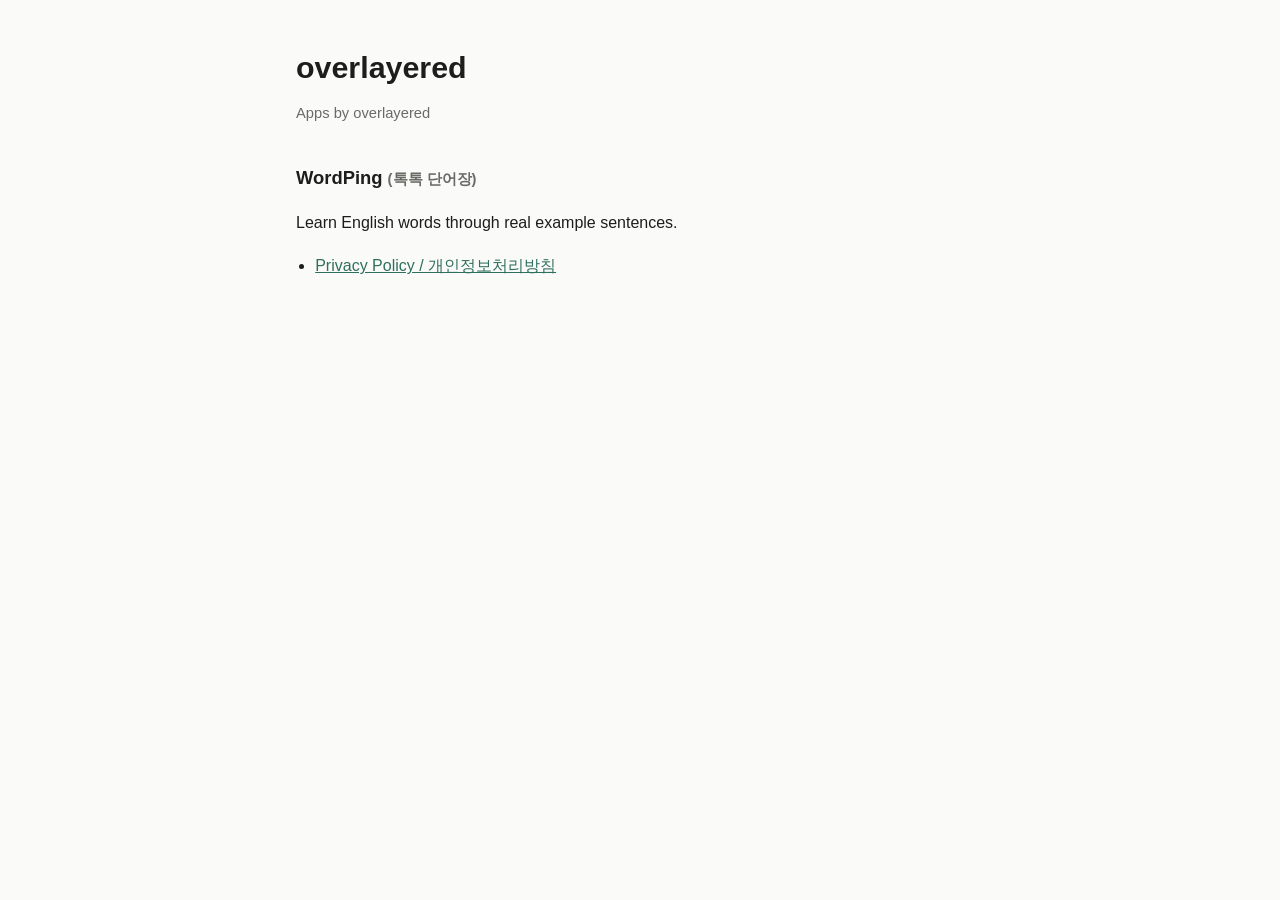
<file: index.html>
<!doctype html>
<html lang="en">
<head>
<meta charset="utf-8">
<meta name="viewport" content="width=device-width,initial-scale=1">
<title>overlayered</title>
<link rel="stylesheet" href="/style.css">
</head>
<body>
<main>
<h1>overlayered</h1>
<p class="sub">Apps by overlayered</p>
<h2>WordPing <span class="sub">(톡톡 단어장)</span></h2>
<p>Learn English words through real example sentences.</p>
<ul>
<li><a href="/vocabexamples/privacy/">Privacy Policy / 개인정보처리방침</a></li>
</ul>
</main>
</body>
</html>
</file>
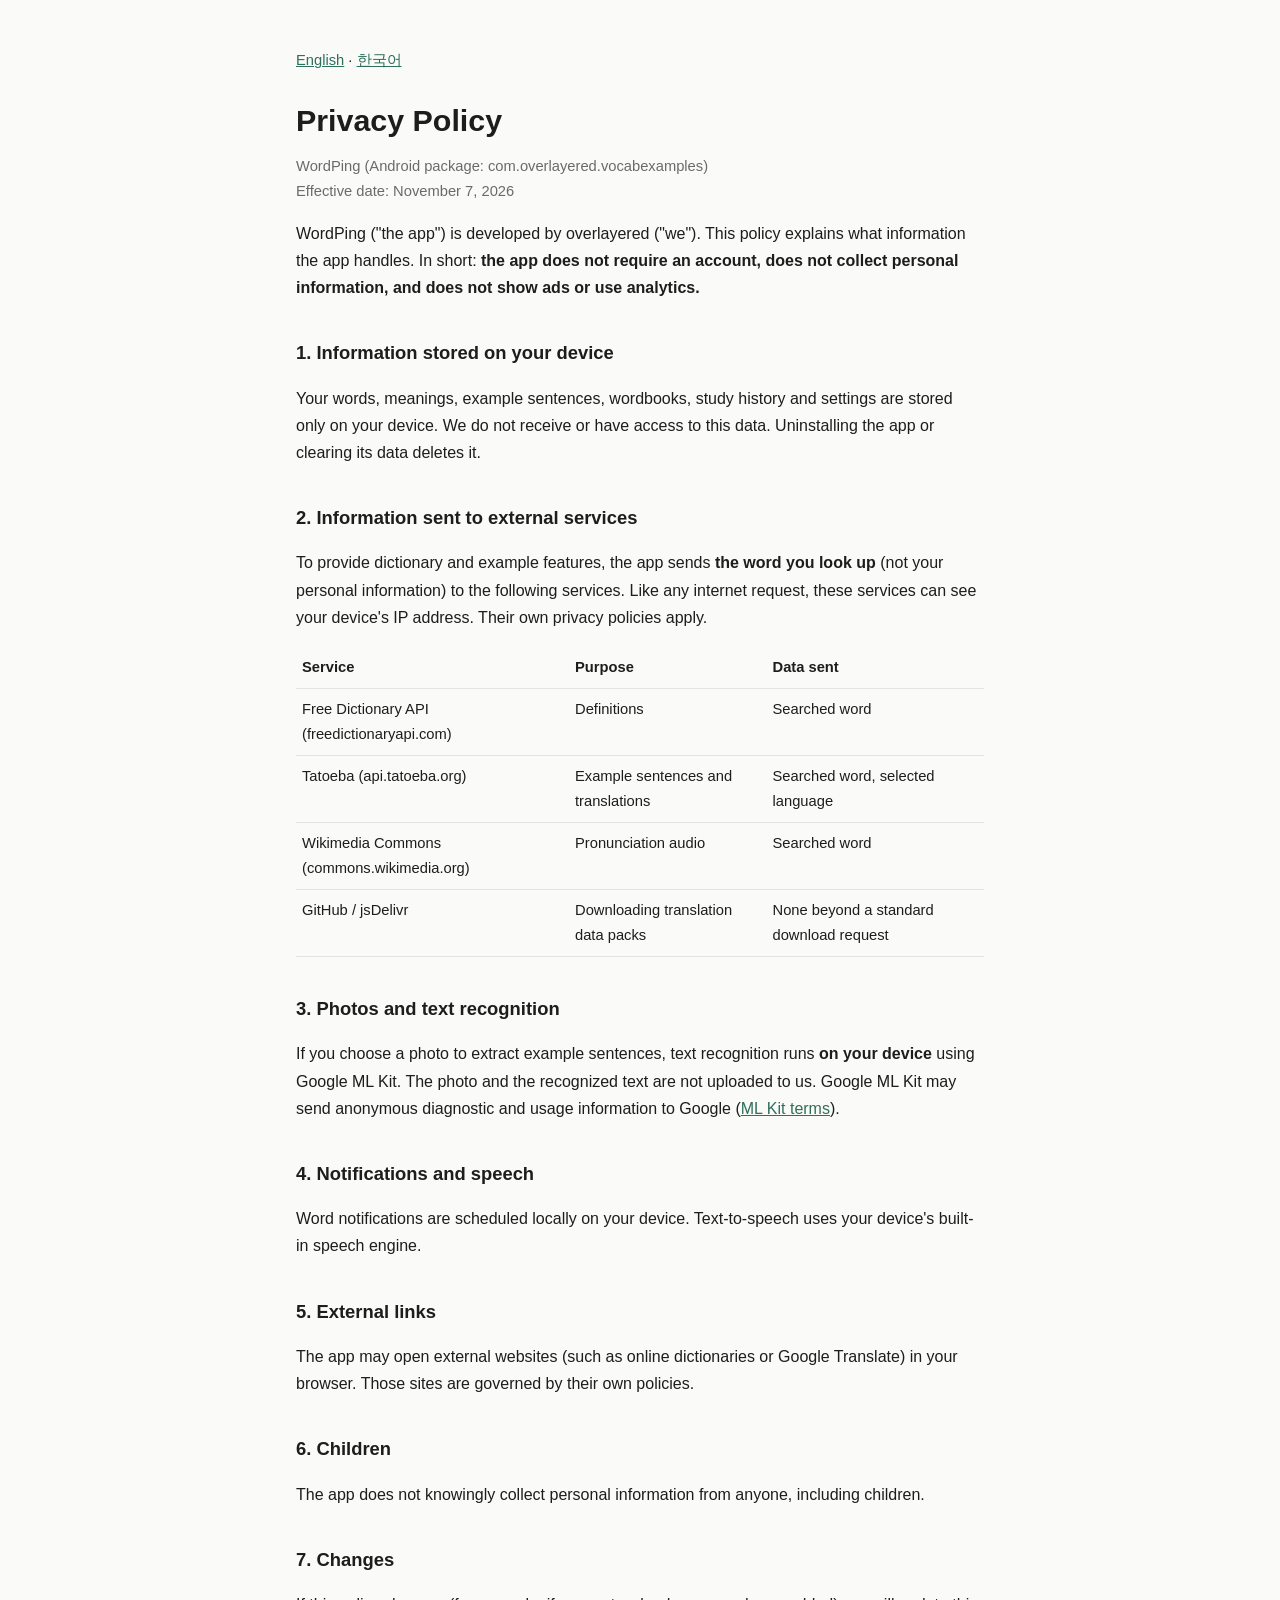
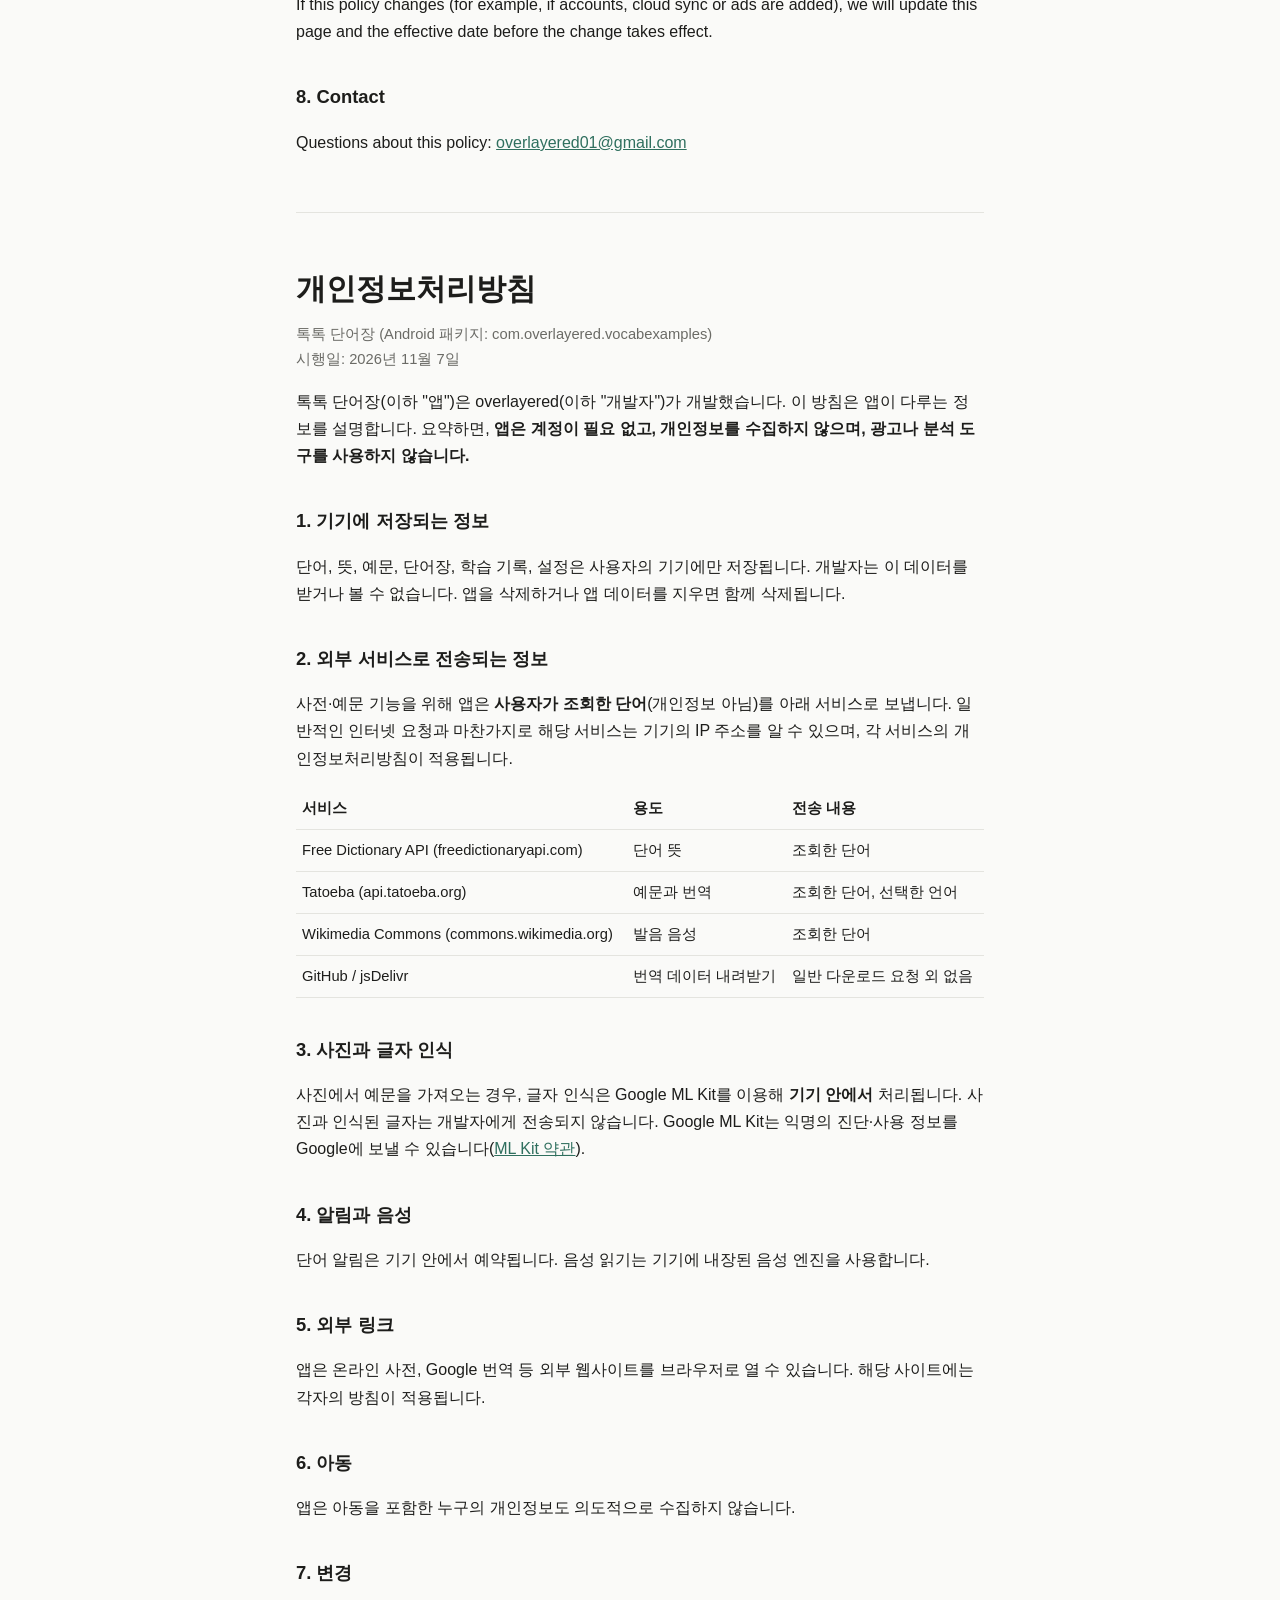
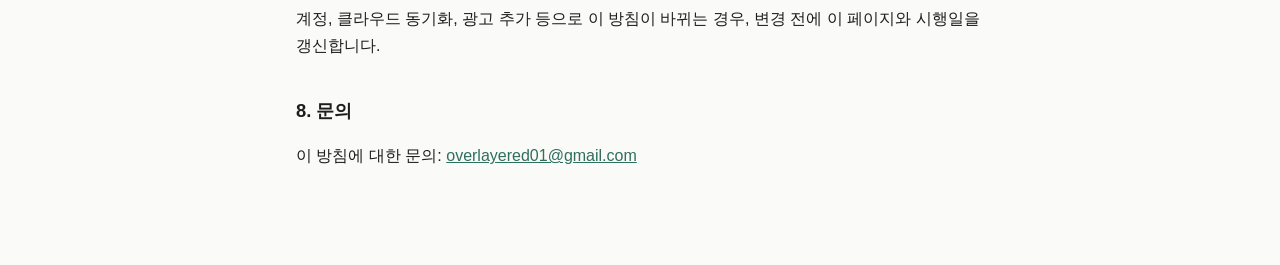
<file: vocabexamples/privacy/index.html>
<!doctype html>
<html lang="en">
<head>
<meta charset="utf-8">
<meta name="viewport" content="width=device-width,initial-scale=1">
<title>Privacy Policy — WordPing</title>
<link rel="stylesheet" href="/style.css">
</head>
<body>
<main>
<nav><a href="#en">English</a> · <a href="#ko">한국어</a></nav>

<section id="en" lang="en">
<h1>Privacy Policy</h1>
<p class="sub">WordPing (Android package: com.overlayered.vocabexamples)<br>Effective date: November 7, 2026</p>

<p>WordPing ("the app") is developed by overlayered ("we"). This policy explains what information the app handles. In short: <strong>the app does not require an account, does not collect personal information, and does not show ads or use analytics.</strong></p>

<h2>1. Information stored on your device</h2>
<p>Your words, meanings, example sentences, wordbooks, study history and settings are stored only on your device. We do not receive or have access to this data. Uninstalling the app or clearing its data deletes it.</p>

<h2>2. Information sent to external services</h2>
<p>To provide dictionary and example features, the app sends <strong>the word you look up</strong> (not your personal information) to the following services. Like any internet request, these services can see your device's IP address. Their own privacy policies apply.</p>
<table>
<tr><th>Service</th><th>Purpose</th><th>Data sent</th></tr>
<tr><td>Free Dictionary API (freedictionaryapi.com)</td><td>Definitions</td><td>Searched word</td></tr>
<tr><td>Tatoeba (api.tatoeba.org)</td><td>Example sentences and translations</td><td>Searched word, selected language</td></tr>
<tr><td>Wikimedia Commons (commons.wikimedia.org)</td><td>Pronunciation audio</td><td>Searched word</td></tr>
<tr><td>GitHub / jsDelivr</td><td>Downloading translation data packs</td><td>None beyond a standard download request</td></tr>
</table>

<h2>3. Photos and text recognition</h2>
<p>If you choose a photo to extract example sentences, text recognition runs <strong>on your device</strong> using Google ML Kit. The photo and the recognized text are not uploaded to us. Google ML Kit may send anonymous diagnostic and usage information to Google (<a href="https://developers.google.com/ml-kit/terms">ML Kit terms</a>).</p>

<h2>4. Notifications and speech</h2>
<p>Word notifications are scheduled locally on your device. Text-to-speech uses your device's built-in speech engine.</p>

<h2>5. External links</h2>
<p>The app may open external websites (such as online dictionaries or Google Translate) in your browser. Those sites are governed by their own policies.</p>

<h2>6. Children</h2>
<p>The app does not knowingly collect personal information from anyone, including children.</p>

<h2>7. Changes</h2>
<p>If this policy changes (for example, if accounts, cloud sync or ads are added), we will update this page and the effective date before the change takes effect.</p>

<h2>8. Contact</h2>
<p>Questions about this policy: <a href="mailto:overlayered01@gmail.com">overlayered01@gmail.com</a></p>
</section>

<hr>

<section id="ko" lang="ko">
<h1>개인정보처리방침</h1>
<p class="sub">톡톡 단어장 (Android 패키지: com.overlayered.vocabexamples)<br>시행일: 2026년 11월 7일</p>

<p>톡톡 단어장(이하 "앱")은 overlayered(이하 "개발자")가 개발했습니다. 이 방침은 앱이 다루는 정보를 설명합니다. 요약하면, <strong>앱은 계정이 필요 없고, 개인정보를 수집하지 않으며, 광고나 분석 도구를 사용하지 않습니다.</strong></p>

<h2>1. 기기에 저장되는 정보</h2>
<p>단어, 뜻, 예문, 단어장, 학습 기록, 설정은 사용자의 기기에만 저장됩니다. 개발자는 이 데이터를 받거나 볼 수 없습니다. 앱을 삭제하거나 앱 데이터를 지우면 함께 삭제됩니다.</p>

<h2>2. 외부 서비스로 전송되는 정보</h2>
<p>사전·예문 기능을 위해 앱은 <strong>사용자가 조회한 단어</strong>(개인정보 아님)를 아래 서비스로 보냅니다. 일반적인 인터넷 요청과 마찬가지로 해당 서비스는 기기의 IP 주소를 알 수 있으며, 각 서비스의 개인정보처리방침이 적용됩니다.</p>
<table>
<tr><th>서비스</th><th>용도</th><th>전송 내용</th></tr>
<tr><td>Free Dictionary API (freedictionaryapi.com)</td><td>단어 뜻</td><td>조회한 단어</td></tr>
<tr><td>Tatoeba (api.tatoeba.org)</td><td>예문과 번역</td><td>조회한 단어, 선택한 언어</td></tr>
<tr><td>Wikimedia Commons (commons.wikimedia.org)</td><td>발음 음성</td><td>조회한 단어</td></tr>
<tr><td>GitHub / jsDelivr</td><td>번역 데이터 내려받기</td><td>일반 다운로드 요청 외 없음</td></tr>
</table>

<h2>3. 사진과 글자 인식</h2>
<p>사진에서 예문을 가져오는 경우, 글자 인식은 Google ML Kit를 이용해 <strong>기기 안에서</strong> 처리됩니다. 사진과 인식된 글자는 개발자에게 전송되지 않습니다. Google ML Kit는 익명의 진단·사용 정보를 Google에 보낼 수 있습니다(<a href="https://developers.google.com/ml-kit/terms">ML Kit 약관</a>).</p>

<h2>4. 알림과 음성</h2>
<p>단어 알림은 기기 안에서 예약됩니다. 음성 읽기는 기기에 내장된 음성 엔진을 사용합니다.</p>

<h2>5. 외부 링크</h2>
<p>앱은 온라인 사전, Google 번역 등 외부 웹사이트를 브라우저로 열 수 있습니다. 해당 사이트에는 각자의 방침이 적용됩니다.</p>

<h2>6. 아동</h2>
<p>앱은 아동을 포함한 누구의 개인정보도 의도적으로 수집하지 않습니다.</p>

<h2>7. 변경</h2>
<p>계정, 클라우드 동기화, 광고 추가 등으로 이 방침이 바뀌는 경우, 변경 전에 이 페이지와 시행일을 갱신합니다.</p>

<h2>8. 문의</h2>
<p>이 방침에 대한 문의: <a href="mailto:overlayered01@gmail.com">overlayered01@gmail.com</a></p>
</section>
</main>
</body>
</html>
</file>
<file: style.css>
:root{--bg:#fafaf8;--fg:#1d1d1b;--sub:#6b6b66;--line:#e4e4df;--accent:#2f6f5e}
@media (prefers-color-scheme:dark){:root{--bg:#161615;--fg:#ececea;--sub:#a3a39d;--line:#2e2e2b;--accent:#7fc4ae}}
*{box-sizing:border-box}
body{margin:0;background:var(--bg);color:var(--fg);font:16px/1.7 -apple-system,BlinkMacSystemFont,"Segoe UI","Apple SD Gothic Neo","Noto Sans KR",sans-serif}
main{max-width:720px;margin:0 auto;padding:48px 16px 80px}
h1{font-size:1.9rem;line-height:1.25;margin:0 0 6px}
h2{font-size:1.15rem;margin:36px 0 8px}
p,li{color:var(--fg)}
.sub{color:var(--sub);font-size:.92rem}
a{color:var(--accent)}
hr{border:0;border-top:1px solid var(--line);margin:56px 0}
nav{font-size:.92rem;margin:0 0 28px}
ul{padding-left:1.2em}
table{border-collapse:collapse;width:100%;font-size:.92rem}
th,td{border-bottom:1px solid var(--line);padding:8px 6px;text-align:left;vertical-align:top}
</file>
